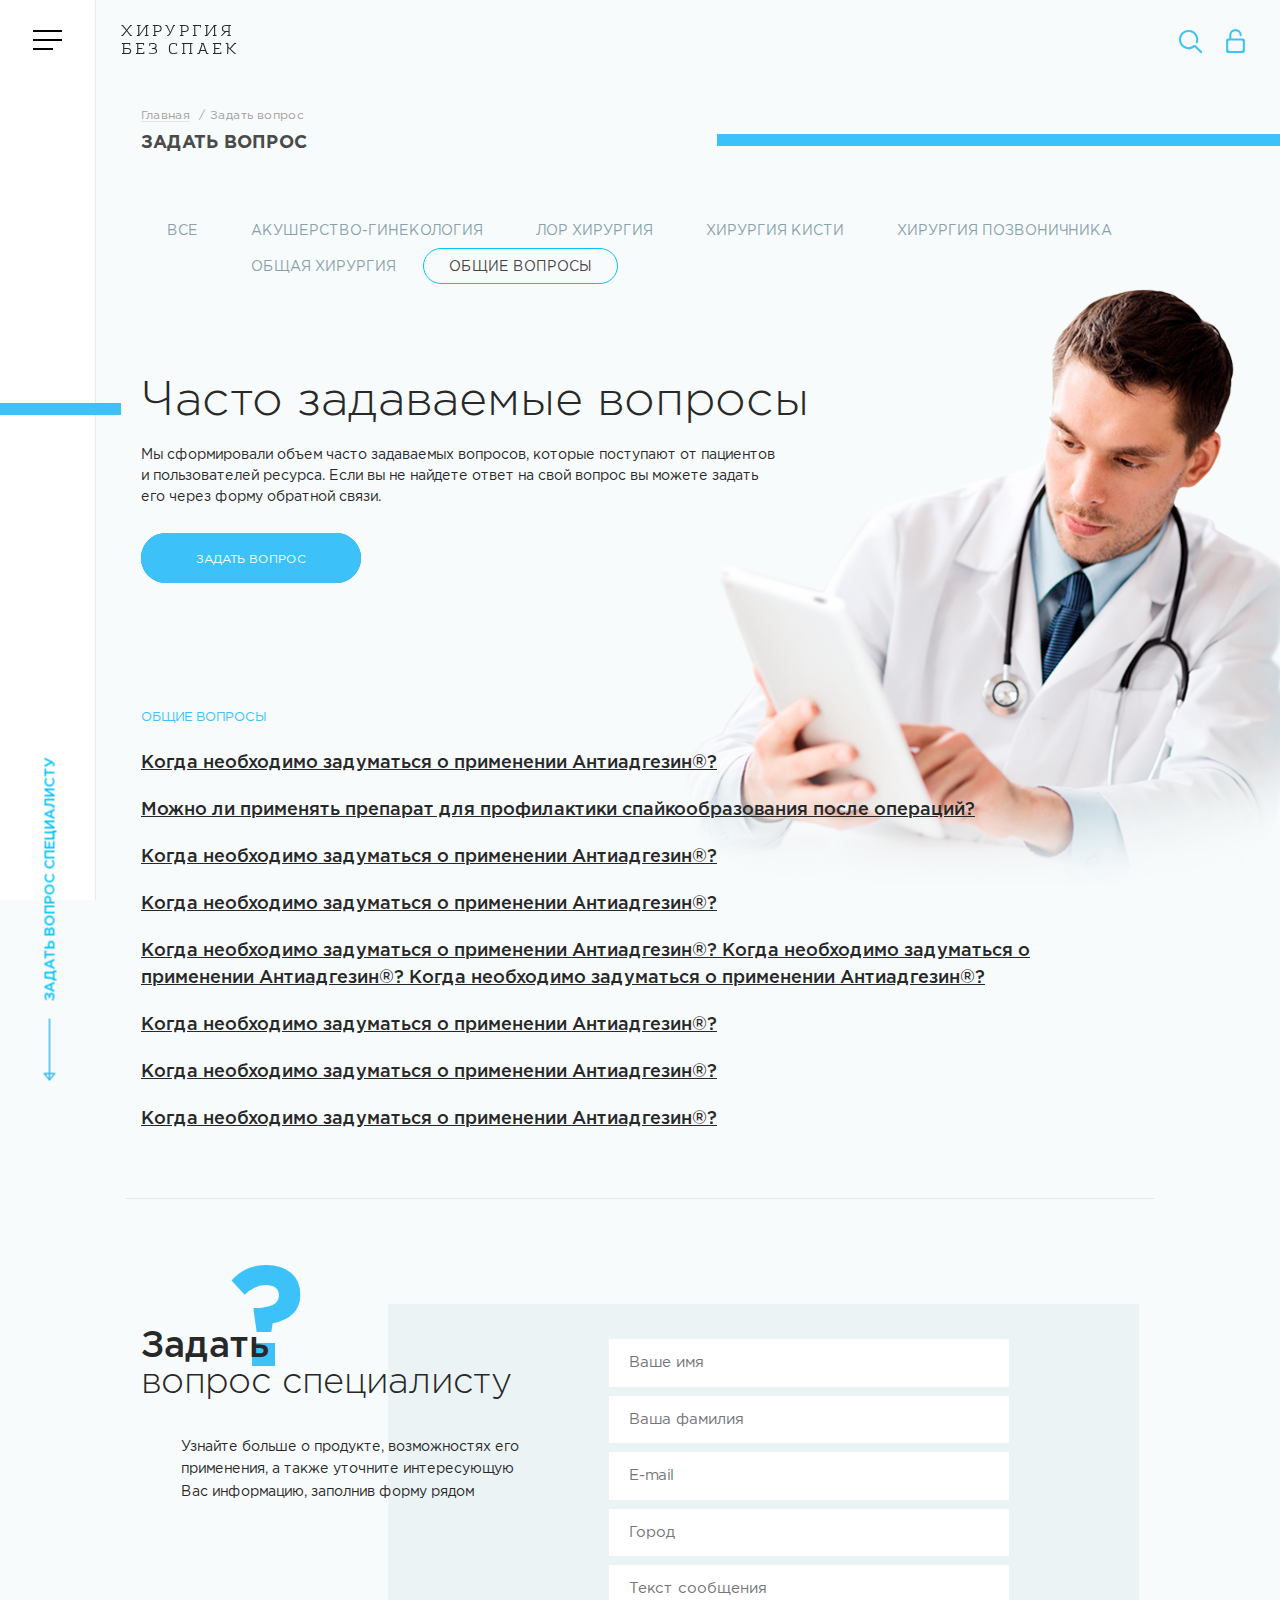
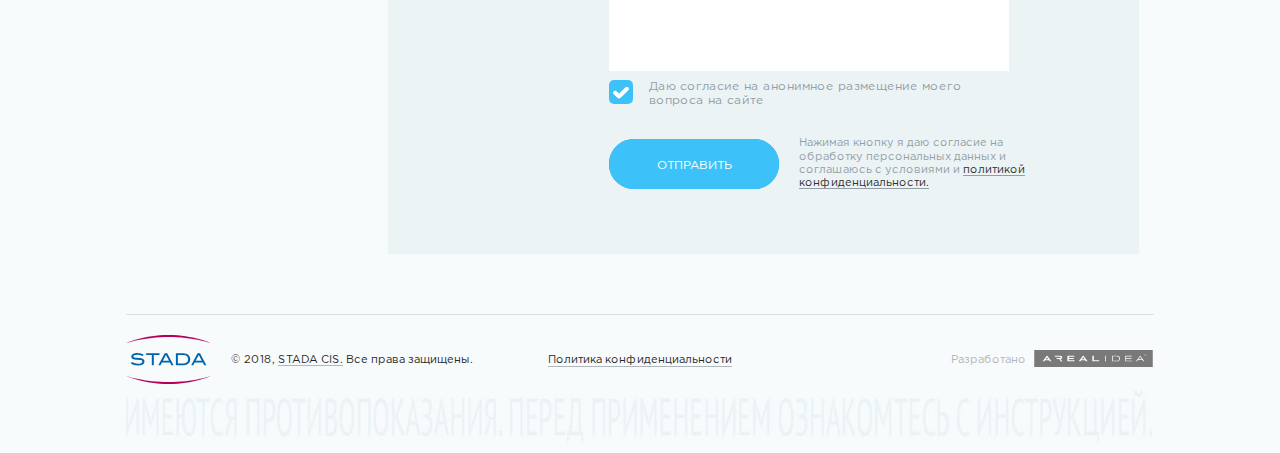
<file: questions.html>
<!DOCTYPE html>
<html lang="ru">

<head>
  <meta charset="UTF-8">
  <meta name="viewport" content="width=device-width, initial-scale=1.0">
  <meta http-equiv="X-UA-Compatible" content="ie=edge">
  <link rel="stylesheet" href="styles.min.css">
  <link rel="stylesheet" href="template_styles.min.css">
  <title>questions</title>
</head>

<body>
  <header class="header">
    <nav class="mobile-menu">
      <ul class="mobile-menu__list">
        <li class="mobile-menu__item mobile-menu__item--has-child"> <a href="about.html" class="mobile-menu__link">О проблеме</a> <a href="#" class="mobile-menu__show-submenu js-mobile-submenu"></a>
          <ul class="mobile-menu__childs">
            <li class="mobile-menu__childs-item"> <a href="article.html" class="mobile-menu__link">Что такое спайки?</a> </li>
            <li class="mobile-menu__childs-item"> <a href="#" class="mobile-menu__link">Как предотвратить спаечный процесс?</a> </li>
            <li class="mobile-menu__childs-item"> <a href="#" class="mobile-menu__link">Противоспаечный барьер</a> </li>
          </ul>
        </li>
        <li class="mobile-menu__item mobile-menu__item--active mobile-menu__item--has-child"> <a href="articles.html" class="mobile-menu__link">Статьи</a> <a href="#" class="mobile-menu__show-submenu  js-mobile-submenu"></a>
          <ul class="mobile-menu__childs">
            <li class="mobile-menu__childs-item"> <a href="article.html" class="mobile-menu__link">Ссылка 1</a> </li>
            <li class="mobile-menu__childs-item"> <a href="#" class="mobile-menu__link">Длинная ссылка 2</a> </li>
          </ul>
        </li>
        <li class="mobile-menu__item"> <a href="about.html" class="mobile-menu__link">О препарате</a> </li>
        <li class="mobile-menu__item"> <a href="where-buy.html" class="mobile-menu__link">Где купить?</a> </li>
        <li class="mobile-menu__item"> <a href="clinics.html" class="mobile-menu__link">Клиники</a> </li>
        <li class="mobile-menu__item"> <a href="questions.html" class="mobile-menu__link">Задать вопрос</a> </li>
        <li class="mobile-menu__item"> <a href="contacts.html" class="mobile-menu__link">Контакты</a> </li>
      </ul>
      <div class="mobile-menu__bottom"> Официальный дистрибьютер в России АО «Нижфарм» </div>
    </nav> <button class=" js-hamburger hamburger-container">
            <span class=" hamburger">
              <span class="hamburger__line"></span>
              <span class="hamburger__line"></span>
              <span class="hamburger__line"></span>
            </span>
            <span class=" hamburger-close">
              <span class="hamburger-close__line"></span>
              <span class="hamburger-close__line"></span>
            </span>
          </button>
    <div class="js-main-menu main-menu__container">
      <nav class="main-menu">
        <div class="wrap wrap--narrow wrap--main-menu">
          <ul class="main-menu__list">
            <li class="main-menu__item main-menu__item--has-child"> <a href="about.html" class="main-menu__link">О проблеме</a>
              <ul class="main-menu__childs">
                <li class="main-menu__childs-item"> <a href="article.html" class="main-menu__link">Что такое спайки?</a> </li>
                <li class="main-menu__childs-item"> <a href="#" class="main-menu__link">Как предотвратить спаечный процесс?</a> </li>
                <li class="main-menu__childs-item"> <a href="#" class="main-menu__link">Противоспаечный барьер</a> </li>
              </ul>
            </li>
            <li class="main-menu__item  main-menu__item--has-child"> <a href="articles.html" class="main-menu__link">Статьи</a>
              <ul class="main-menu__childs">
                <li class="main-menu__childs-item"> <a href="article.html" class="main-menu__link">Ссылка 1</a> </li>
                <li class="main-menu__childs-item"> <a href="#" class="main-menu__link">Длинная ссылка 2</a> </li>
              </ul>
            </li>
            <li class="main-menu__item"> <a href="about.html" class="main-menu__link">О препарате</a> </li>
            <li class="main-menu__item"> <a href="where-buy.html" class="main-menu__link main-menu__link--active">Где купить?</a> </li>
            <li class="main-menu__item"> <a href="clinics.html" class="main-menu__link">Клиники</a> </li>
            <li class="main-menu__item"> <a href="questions.html" class="main-menu__link">Задать вопрос</a> </li>
            <li class="main-menu__item"> <a href="contacts.html" class="main-menu__link">Контакты</a> </li>
          </ul>
        </div>
      </nav>
    </div> <a href="index.html" class="header__slogan">Хирургия<br>без спаек</a> <a href="#popup-entry" class="auth-button" data-fancyslide>
        <span class="auth-button__title">Вход для специалистов</span>
     </a> <span class="js-search search-button">
        <span class="search-button__close-line"></span> <span class="search-button__close-line"></span> </span>
    <div class="search-block">
      <div class="search__inner"> <input type="text" class="search__field" placeholder="Поиск по сайту"> </div>
    </div>
  </header>
  <aside class="nav-bar"></aside>
  <div class="page">
    <main class="page__content">
      <div class="wrap wrap--narrow">
        <ol class="breadcrumbs">
          <li class="breadcrumbs__item"> <a class="breadcrumbs__link" href="index.html">Главная</a> </li>
          <li class="breadcrumbs__item">Задать вопрос</li>
        </ol>
      </div>
      <section class="questions-section"> <span class="js-questions-left-link questions-section__vertical-button vertical-button">задать вопрос специалисту</span>
        <div class="wrap wrap--narrow">
          <h1>Задать вопрос</h1>
          <div class="questions__divisions">
            <div class="questions__divisions-select-title select-title">Темы вопросов</div> <select class='questions__divisions-select select'>
      <option>Общие вопросы</option>
      <option>Акушерство-гинекология</option>
      <option>ЛОР хирургия</option>
      <option>Хирургия кисти</option>
      <option>Хирургия позвоничника</option>
      <option>Общая хирургия</option>
    </select>
            <div class="questions__divisions-links divisions-links">
              <div class="divisions-links--left"> <a href="#" class='questions__divisions-link divisions-link'>Все</a> </div>
              <div class="divisions-links--right"> <a href="#" class='questions__divisions-link divisions-link'>Акушерство-гинекология</a> <a href="#" class='questions__divisions-link divisions-link'>Лор хирургия</a> <a href="#" class='questions__divisions-link divisions-link'>Хирургия кисти</a>                <a href="#" class='questions__divisions-link divisions-link'>Хирургия позвоничника</a> <a href="#" class='questions__divisions-link divisions-link'>Общая хирургия</a> <a href="#" class='questions__divisions-link divisions-link divisions-link--selected'>Общие вопросы</a>                </div>
            </div>
          </div>
          <div class="questions__text">
            <div class="question__text-img"></div>
            <h2 class="questions__h2">Часто задаваемые вопросы</h2>
            <p class="questions__text-p"> Мы сформировали объем часто задаваемых вопросов, которые поступают от пациентов и пользователей ресурса. Если вы не найдете ответ на свой вопрос вы можете задать его через форму обратной связи. </p>
            <div class="question__text-button"> <a href="" class="questions__button">
        <svg class="liquid-button" data-text="задать вопрос"></svg>
      </a> </div>
            <div class="question__tab">
              <div class="questions__medical-category medical-category">Общие вопросы</div>
              <div class="questions__block">
                <div class="js-questions-question questions__question">Когда необходимо задуматься о применении Антиадгезин®?</div>
                <div class="question__answer"> <span class="js-question-answer-close question__answer-close">
          <span class="question__answer-close-line"></span> <span class="question__answer-close-line"></span> </span>
                  <div class="question__answer-title">Причины спаек легкого</div>
                  <p> Термин «спайки» (в англоязычном варианте – adhesions, то есть адгезия или прилипание) относится к процессу образованию рубцовой ткани между петлями кишечника, а также между отдельными участками кишок и внутренней оболочкой брюшной стенки
                    (перитонеальный подкладкой). Это спайки тонкого кишечника и спайки толстого кишечника. Также могут затрагиваться другие абдоминальные органы и органы малого таза: печень, желчный пузырь, матка (спайки кишечника и матки), фаллопиевы
                    трубы, яичники (спайки кишечника и яичника), мочевой пузырь.пытаются защитить сухожилие от образования спаек. </p>
                </div>
              </div>
              <div class="questions__block">
                <div class="js-questions-question questions__question"> Можно ли применять препарат для профилактики спайкообразования после операций? </div>
                <div class="question__answer"> <span class="js-question-answer-close question__answer-close">
                <span class="question__answer-close-line"></span> <span class="question__answer-close-line"></span> </span>
                  <div class="question__answer-title">Причины спаек легкого</div>
                  <p> Термин «спайки» (в англоязычном варианте – adhesions, то есть адгезия или прилипание) относится к процессу образованию рубцовой ткани между петлями кишечника, а также между отдельными участками кишок и внутренней оболочкой брюшной стенки
                    (перитонеальный подкладкой). Это спайки тонкого кишечника и спайки толстого кишечника. Также могут затрагиваться другие абдоминальные органы и органы малого таза: печень, желчный пузырь, матка (спайки кишечника и матки), фаллопиевы
                    трубы, яичники (спайки кишечника и яичника), мочевой пузырь.пытаются защитить сухожилие от образования спаек. </p>
                  <div class="question__answer-title">Причины спаек легкого</div>
                  <p> Термин «спайки» (в англоязычном варианте – adhesions, то есть адгезия или прилипание) относится к процессу образованию рубцовой ткани между петлями кишечника, а также между отдельными участками кишок и внутренней оболочкой брюшной стенки
                    (перитонеальный подкладкой). Это спайки тонкого кишечника и спайки толстого кишечника. </p>
                </div>
              </div>
              <div class="questions__block">
                <div class="js-questions-question questions__question">Когда необходимо задуматься о применении Антиадгезин®?</div>
                <div class="question__answer"> <span class="js-question-answer-close question__answer-close">
                  <span class="question__answer-close-line"></span> <span class="question__answer-close-line"></span> </span>
                  <div class="question__answer-title">Причины спаек легкого</div>
                  <p> Термин «спайки» (в англоязычном варианте – adhesions, то есть адгезия или прилипание) относится к процессу образованию рубцовой ткани между петлями кишечника, а также между отдельными участками кишок и внутренней оболочкой брюшной стенки
                    (перитонеальный подкладкой). Это спайки тонкого кишечника и спайки толстого кишечника. Также могут затрагиваться другие абдоминальные органы и органы малого таза: печень, желчный пузырь, матка (спайки кишечника и матки), фаллопиевы
                    трубы, яичники (спайки кишечника и яичника), мочевой пузырь.пытаются защитить сухожилие от образования спаек. </p>
                </div>
              </div>
              <div class="questions__block">
                <div class="js-questions-question questions__question">Когда необходимо задуматься о применении Антиадгезин®?</div>
                <div class="question__answer"> <span class="js-question-answer-close question__answer-close">
                    <span class="question__answer-close-line"></span> <span class="question__answer-close-line"></span> </span>
                  <div class="question__answer-title">Причины спаек легкого</div>
                  <p> Термин «спайки» (в англоязычном варианте – adhesions, то есть адгезия или прилипание) относится к процессу образованию рубцовой ткани между петлями кишечника, а также между отдельными участками кишок и внутренней оболочкой брюшной стенки
                    (перитонеальный подкладкой). Это спайки тонкого кишечника и спайки толстого кишечника. Также могут затрагиваться другие абдоминальные органы и органы малого таза: печень, желчный пузырь, матка (спайки кишечника и матки), фаллопиевы
                    трубы, яичники (спайки кишечника и яичника), мочевой пузырь.пытаются защитить сухожилие от образования спаек. </p>
                </div>
              </div>
              <div class="questions__block">
                <div class="js-questions-question questions__question">Когда необходимо задуматься о применении Антиадгезин®? Когда необходимо задуматься о применении Антиадгезин®? Когда необходимо задуматься о применении Антиадгезин®?</div>
                <div class="question__answer"> <span class="js-question-answer-close question__answer-close">
                      <span class="question__answer-close-line"></span> <span class="question__answer-close-line"></span> </span>
                  <div class="question__answer-title">Причины спаек легкого</div>
                  <p> Термин «спайки» (в англоязычном варианте – adhesions, то есть адгезия или прилипание) относится к процессу образованию рубцовой ткани между петлями кишечника, а также между отдельными участками кишок и внутренней оболочкой брюшной стенки
                    (перитонеальный подкладкой). Это спайки тонкого кишечника и спайки толстого кишечника. Также могут затрагиваться другие абдоминальные органы и органы малого таза: печень, желчный пузырь, матка (спайки кишечника и матки), фаллопиевы
                    трубы, яичники (спайки кишечника и яичника), мочевой пузырь.пытаются защитить сухожилие от образования спаек. </p>
                </div>
              </div>
              <div class="questions__block">
                <div class="js-questions-question questions__question">Когда необходимо задуматься о применении Антиадгезин®?</div>
                <div class="question__answer"> <span class="js-question-answer-close question__answer-close">
                        <span class="question__answer-close-line"></span> <span class="question__answer-close-line"></span> </span>
                  <div class="question__answer-title">Причины спаек легкого</div>
                  <p> Термин «спайки» (в англоязычном варианте – adhesions, то есть адгезия или прилипание) относится к процессу образованию рубцовой ткани между петлями кишечника, а также между отдельными участками кишок и внутренней оболочкой брюшной стенки
                    (перитонеальный подкладкой). Это спайки тонкого кишечника и спайки толстого кишечника. Также могут затрагиваться другие абдоминальные органы и органы малого таза: печень, желчный пузырь, матка (спайки кишечника и матки), фаллопиевы
                    трубы, яичники (спайки кишечника и яичника), мочевой пузырь.пытаются защитить сухожилие от образования спаек. </p>
                </div>
              </div>
              <div class="questions__block">
                <div class="js-questions-question questions__question">Когда необходимо задуматься о применении Антиадгезин®?</div>
                <div class="question__answer"> <span class="js-question-answer-close question__answer-close">
                          <span class="question__answer-close-line"></span> <span class="question__answer-close-line"></span> </span>
                  <div class="question__answer-title">Причины спаек легкого</div>
                  <p> Термин «спайки» (в англоязычном варианте – adhesions, то есть адгезия или прилипание) относится к процессу образованию рубцовой ткани между петлями кишечника, а также между отдельными участками кишок и внутренней оболочкой брюшной стенки
                    (перитонеальный подкладкой). Это спайки тонкого кишечника и спайки толстого кишечника. Также могут затрагиваться другие абдоминальные органы и органы малого таза: печень, желчный пузырь, матка (спайки кишечника и матки), фаллопиевы
                    трубы, яичники (спайки кишечника и яичника), мочевой пузырь.пытаются защитить сухожилие от образования спаек. </p>
                </div>
              </div>
              <div class="questions__block">
                <div class="js-questions-question questions__question">Когда необходимо задуматься о применении Антиадгезин®?</div>
                <div class="question__answer"> <span class="js-question-answer-close question__answer-close">
                            <span class="question__answer-close-line"></span> <span class="question__answer-close-line"></span> </span>
                  <div class="question__answer-title">Причины спаек легкого</div>
                  <p> Термин «спайки» (в англоязычном варианте – adhesions, то есть адгезия или прилипание) относится к процессу образованию рубцовой ткани между петлями кишечника, а также между отдельными участками кишок и внутренней оболочкой брюшной стенки
                    (перитонеальный подкладкой). Это спайки тонкого кишечника и спайки толстого кишечника. Также могут затрагиваться другие абдоминальные органы и органы малого таза: печень, желчный пузырь, матка (спайки кишечника и матки), фаллопиевы
                    трубы, яичники (спайки кишечника и яичника), мочевой пузырь.пытаются защитить сухожилие от образования спаек. </p>
                </div>
              </div>
            </div>
          </div>
        </div>
        <div class="wrap">
          <hr class="questions__hr"></hr>
        </div>
      </section>
      <section class="ask-question">
        <div class="wrap wrap--narrow">
          <div class="ask-question__inner">
            <div class="ask-question__text">
              <div class="ask-question__title"> <span class="bold-text"> Задать</span><br> вопрос специалисту <span class="ask-question__title-mark">?</span> </div>
              <p>Узнайте больше о продукте, возможностях его применения, а также уточните интересующую Вас информацию<span class="visible-if-not-mobile">, заполнив форму рядом</span></p>
            </div>
            <div class="ask-question__form">
              <form class="form"> <input class="input" type="text" placeholder="Ваше имя"> <input class="input" type="text" placeholder="Ваша фамилия"> <input class="input" type="text" placeholder="E-mail"> <input class="input" type="text" placeholder="Город">
                <textarea
                  class="input textarea" type="text" placeholder="Текст сообщения" cols='4' rows="4"></textarea> <input type="checkbox" class="checkbox" id="form-agreement" checked> <label for="form-agreement" class="label label--agreement">Даю согласие на анонимное размещение моего вопроса на сайте</label>
                  <div class="ask-question__bottom">
                  <a href="#" class="ask-question__button">
        <svg class="liquid-button liquid-button--form-mobile" data-text="Отправить"></svg>
        <svg class="liquid-button liquid-button--form-tablet" data-text="Отправить" data-width="170"></svg>
      </a>
                    <div class="ask-question__policy"> Нажимая кнопку я даю согласие на обработку персональных данных и соглашаюсь с условиями и <a href='#' class="ask-question__policy-link">политикой конфиденциальности.</a> </div>
                  </div>
              </form>
            </div>
          </div>
        </div>
      </section>
    </main>
    <footer class="page__footer footer">
      <div class="wrap">
        <div class="footer__inner">
          <div class="footer__warning">
            <div class="footer__warning-text">ИМЕЮТСЯ ПРОТИВОПОКАЗАНИЯ. ПЕРЕД ПРИМЕНЕНИЕМ ОЗНАКОМТЕСЬ С ИНСТРУКЦИЕЙ.</div> <img class="footer__warning-image" src="images/footer.jpg" alt="ИМЕЮТСЯ ПРОТИВОПОКАЗАНИЯ. ПЕРЕД ПРИМЕНЕНИЕМ ОЗНАКОМТЕСЬ С ИНСТРУКЦИЕЙ."> </div>
          <div class="footer__logo"><img src="images/stada_color.svg" alt='STADA'></div>
          <div class="footer__rights">
            <div class="footer__copyright">© 2018, <a href="#" class="link">STADA CIS.</a> Все права защищены. </div>
            <div class="footer__policy"><a href="#" class="footer__policy-link link"> Политика конфиденциальности</a></div>
          </div>
          <div class="footer__developer">
            <div class="footer__developer-text">Разработано</div> <a href="#" class="footer__arealidea"></a> </div>
        </div>
      </div>
    </footer>
  </div>
  </div> <svg style="display: none;">
        <symbol id="list-tag"viewBox="0 0 60.92 41.1">
          <rect x="13.92" width="47" height="6.5" rx="3.25" ry="3.25"/><rect x="13.92" y="17.3" width="47" height="6.5" rx="3.25" ry="3.25"/><rect x="13.92" y="34.6" width="47" height="6.5" rx="3.25" ry="3.25"/><circle cx="3.25" cy="37.85" r="3.25"/><circle cx="3.25" cy="20.55" r="3.25"/><circle cx="3.25" cy="3.25" r="3.25"/>
        </symbol>
      </svg> <svg style="display: none;">
        <symbol id="map-tag" viewBox="0 0 164.77 238.82">
          <path d="M82.39 0C37.39 0 0 36.89 0 82.39c0 43.26 24.39 92.35 82.39 156.44 58-64.09 82.39-113.18 82.39-156.44C164.77 36.89 127.39 0 82.39 0zm0 125.05a42.36 42.36 0 1 1 42.36-42.36 42.36 42.36 0 0 1-42.36 42.36z"/>
        </symbol>
      </svg>
  <div id="popup-entry" class="popup-block"> <span class="popup-block__close" data-fancybox-close>
          <span class="popup-block__close-line"></span> <span class="popup-block__close-line"></span> </span>
    <div class="popup-entry__inner">
      <div class="popup-entry__title">Вход для специалистов</div>
      <div class="popup-entry__subtitle">Информация на сайте предназначена исключительно для медицинских работников.</div>
      <p>Подтвердите, пожалуйста, являетесь ли Вы медицинским работником.<br> Если Вы не являетесь медицинским работником, пожалуйста, покиньте данный раздел сайта.<br> Я ознакомлен с соглашением и согласен с его пожеланиями.</p>
      <div class="popup-entry__buttons">
      <a href="#">
          <svg class="liquid-button" data-text="нет, я не мед.работник"></svg>
        </a> <a href="#">
            <svg class="liquid-button" data-text="да, я мед.работник"></svg>
        </a> </div>
    </div>
  </div>
  <script type="text/javascript" src="common.js"></script>
  <script type="text/javascript" src="polyfills.js"></script>
  <script type="text/javascript" src="layout.js"></script>
  <script type="text/javascript" src="questions.js"></script>
</body>

</html>
</file>
<file: styles.min.css>
body {
  color: #282828;
  min-width: 320px;
  font-family: 'Gotham Pro';
  font-size: 12px;
  background: #f8fbfc;
}
.link {
  color: #282828;
  line-height: 1;
  border-bottom: 1px solid #aeb7bb;
  -webkit-transition: color 0.3s;
  transition: color 0.3s;
}
.link:hover {
  color: #3abff6;
}
h1 {
  font-size: 16px;
  text-transform: uppercase;
  color: #4a4a4a;
  font-weight: 700;
  position: relative;
  margin-bottom: 35px;
}
h1::before {
  position: absolute;
  width: 40vw;
  height: 12px;
  content: '';
  background: #3cc2f9;
  left: 60vw;
  top: 4px;
}
h2 {
  font-size: 36px;
  font-weight: 300;
  line-height: 32px;
  margin-bottom: 25px;
  z-index: 3;
}
h3 {
  font-size: 16px;
  font-weight: 400;
  line-height: 24px;
  margin-bottom: 15px;
}
/* .h1-common-page {
  font-size: 16px;
  text-transform: uppercase;
  color: #4a4a4a;
  font-weight: 700;
  position: relative;
  margin-bottom: 35px;
}
.h1-common-page::before {
  position: absolute;
  width: 40vw;
  height: 12px;
  content: '';
  background: #3cc2f9;
  left: 60vw;
  top: 4px;
}
@media (--tablet) {
  .h1-common-page {
    font-size: 18px;
    margin-bottom: 45px;
  }

  .h1-common-page::before {
    width: 55vw;
    left: 45vw;
  }
}
@media (--desktop) {
  .h1-common-page {
    margin-bottom: 55px;
  }
}

.h2-common-page {
  font-size: 36px;
  font-weight: 300;
  line-height: 32px;
  margin-bottom: 25px;
  z-index: 3;
}
@media (--tablet) {
  .h2-common-page {
    font-size: 48px;
    line-height: 46px;
    margin-bottom: 40px;
    position: relative;
  }
}
@media (--desktop) {
  .h2-common-page:before {
    position: absolute;
    bottom: 10px;
    right: 100%;
    height: 12px;
    width: calc(100vw - 100%);
    content: "";
    background-color: #3cc2f9;
    z-index: 3;
    margin-right: 20px;
  }
}
@media (--large-desktop) {
  .h2-common-page:before {
    margin-right: 70px;
  }
}
.h3-common-page {
  font-size: 16px;
  font-weight: 400;
  line-height: 24px;
  margin-bottom: 15px;
}
@media (--tablet) {
  .h3-common-page {
    font-size: 18px;
    line-height: 28px;
    margin-bottom: 20px;
  }
} */
@media (min-width: 768px) {
  body {
     font-size: 14px;
  }
  h1 {
    font-size: 18px;
    margin-bottom: 45px;
  }

  h1:before {
    width: 55vw;
    left: 45vw;
  }
  h2 {
    font-size: 48px;
    line-height: 46px;
    margin-bottom: 40px;
    position: relative;
  }
  h3 {
    font-size: 18px;
    line-height: 28px;
    margin-bottom: 20px;
  }
}
@media (min-width: 1024px) {
  h1 {
    margin-bottom: 55px;
  }
  h2:before {
    position: absolute;
    bottom: 10px;
    right: 100%;
    height: 12px;
    width: calc(100vw - 100%);
    content: "";
    background-color: #3cc2f9;
    z-index: 3;
    margin-right: 20px;
  }
}
@media (min-width: 1400px) {
  h2:before {
    margin-right: 70px;
  }
}
</file>
